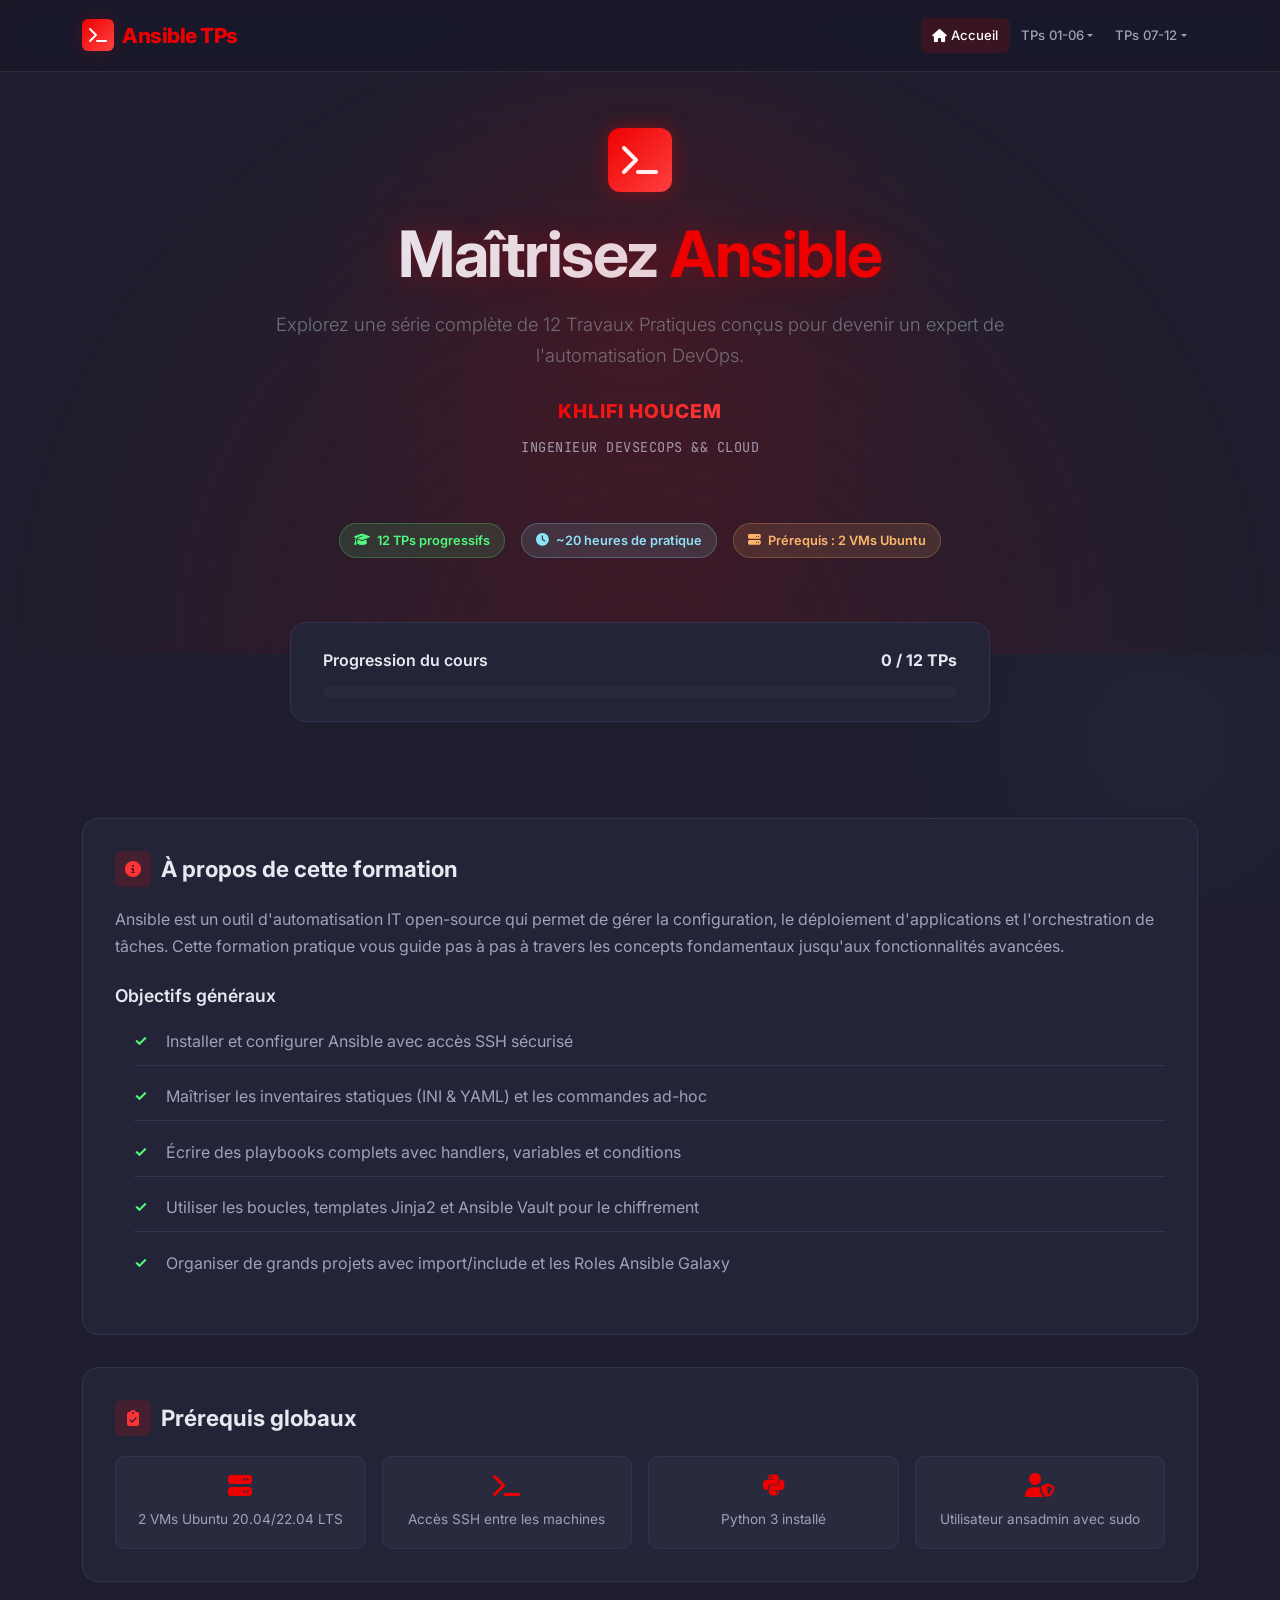
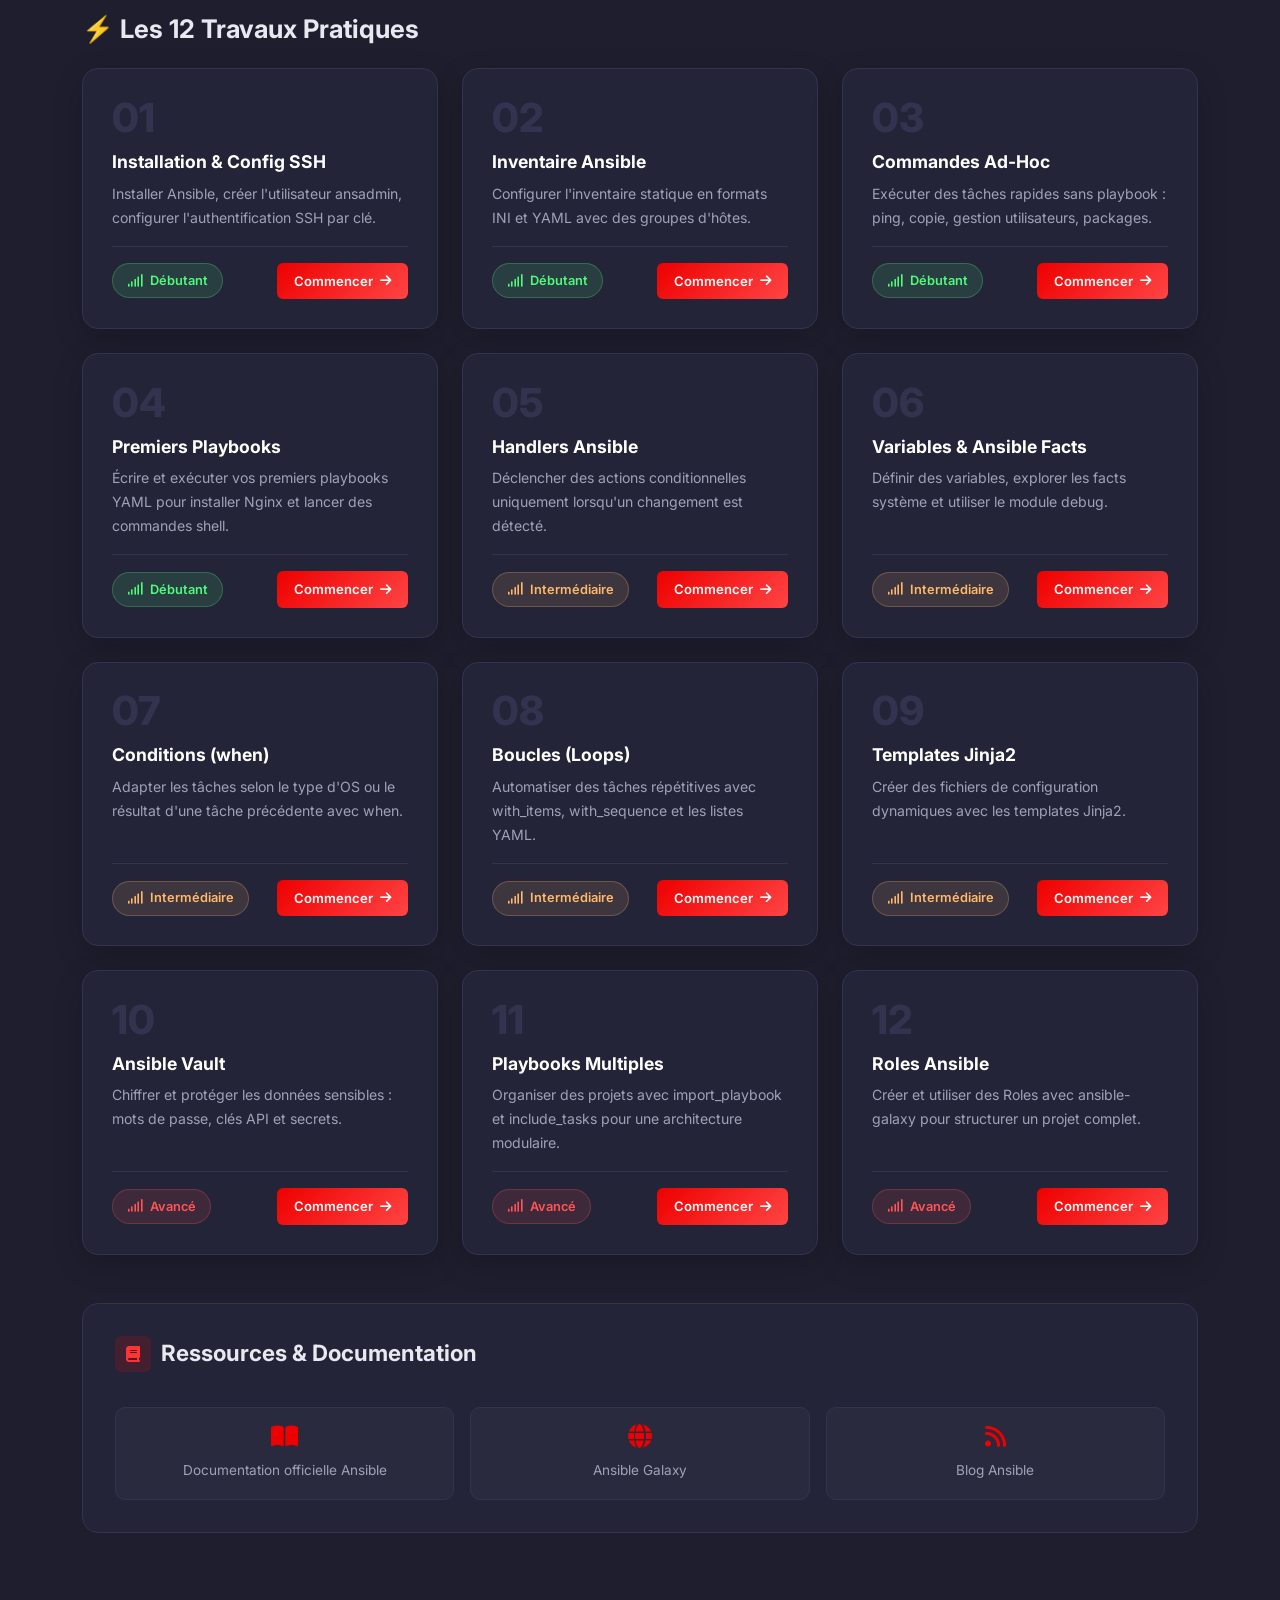
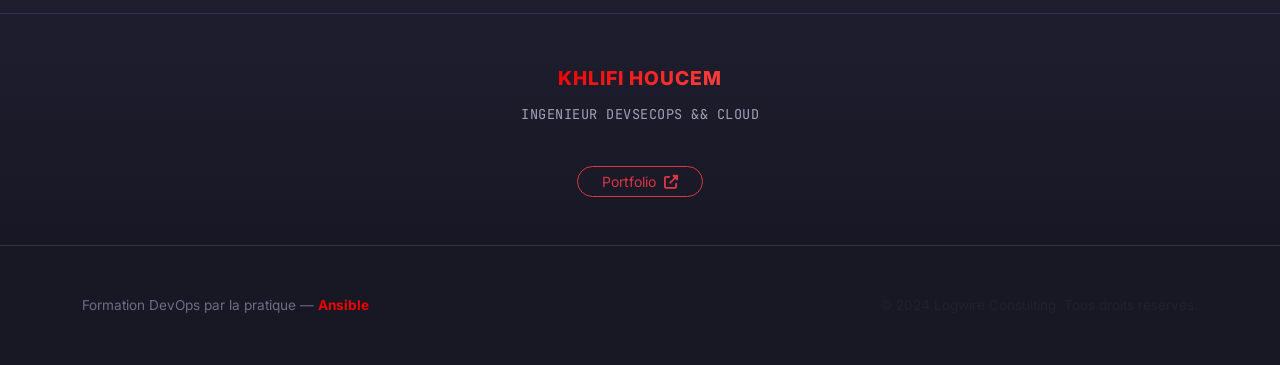
<file: ansible-tps/index.html>
<!DOCTYPE html>
<html lang="fr">
<head>
  <meta charset="UTF-8">
  <meta name="viewport" content="width=device-width, initial-scale=1.0">
  <title>Formation Ansible — 12 Travaux Pratiques DevOps</title>
  <meta name="description" content="Série complète de 12 TPs Ansible pour maîtriser l'automatisation DevOps : installation, inventaire, playbooks, handlers, variables, templates, vault, roles.">
  <link href="https://cdn.jsdelivr.net/npm/bootstrap@5.3.3/dist/css/bootstrap.min.css" rel="stylesheet">
  <link href="https://cdnjs.cloudflare.com/ajax/libs/font-awesome/6.5.1/css/all.min.css" rel="stylesheet">
  <link href="assets/style.css" rel="stylesheet">
</head>
<body>

<!-- Background Blobs -->
<div class="bg-blobs">
  <div class="blob blob-1"></div>
  <div class="blob blob-2"></div>
</div>

<!-- Navbar -->
<nav class="navbar navbar-expand-lg navbar-custom fixed-top">
  <div class="container">
    <a class="navbar-brand" href="index.html">
      <span class="brand-icon"><i class="fas fa-terminal"></i></span>
      Ansible TPs
    </a>
    <button class="navbar-toggler" type="button" data-bs-toggle="collapse" data-bs-target="#navbarNav" style="border-color: var(--border);">
      <span class="navbar-toggler-icon"></span>
    </button>
    <div class="collapse navbar-collapse" id="navbarNav">
      <ul class="navbar-nav ms-auto">
        <li class="nav-item"><a class="nav-link active" href="index.html"><i class="fas fa-home"></i> Accueil</a></li>
        <li class="nav-item dropdown">
          <a class="nav-link dropdown-toggle" href="#" data-bs-toggle="dropdown">TPs 01-06</a>
          <ul class="dropdown-menu">
            <li><a class="dropdown-item" href="tp-01-installation/tp-01.html">TP 01 — Installation</a></li>
            <li><a class="dropdown-item" href="tp-02-inventaire/tp-02.html">TP 02 — Inventaire</a></li>
            <li><a class="dropdown-item" href="tp-03-adhoc/tp-03.html">TP 03 — Ad-Hoc</a></li>
            <li><a class="dropdown-item" href="tp-04-playbooks-base/tp-04.html">TP 04 — Playbooks</a></li>
            <li><a class="dropdown-item" href="tp-05-handlers/tp-05.html">TP 05 — Handlers</a></li>
            <li><a class="dropdown-item" href="tp-06-variables/tp-06.html">TP 06 — Variables</a></li>
          </ul>
        </li>
        <li class="nav-item dropdown">
          <a class="nav-link dropdown-toggle" href="#" data-bs-toggle="dropdown">TPs 07-12</a>
          <ul class="dropdown-menu">
            <li><a class="dropdown-item" href="tp-07-conditions/tp-07.html">TP 07 — Conditions</a></li>
            <li><a class="dropdown-item" href="tp-08-boucles/tp-08.html">TP 08 — Boucles</a></li>
            <li><a class="dropdown-item" href="tp-09-templates-jinja2/tp-09.html">TP 09 — Templates</a></li>
            <li><a class="dropdown-item" href="tp-10-vault/tp-10.html">TP 10 — Vault</a></li>
            <li><a class="dropdown-item" href="tp-11-playbooks-multiples/tp-11.html">TP 11 — Multi-Playbooks</a></li>
            <li><a class="dropdown-item" href="tp-12-roles/tp-12.html">TP 12 — Roles</a></li>
          </ul>
        </li>
      </ul>
    </div>
  </div>
</nav>

<!-- Hero -->
<section class="index-hero">
  <div class="container text-center">
    <div class="floating-icon mb-4">
      <div class="brand-icon" style="width: 64px; height: 64px; font-size: 2rem; margin: 0 auto; background: var(--gradient-accent); border-radius: 12px; display: flex; align-items: center; justify-content: center; color: white; box-shadow: 0 0 20px rgba(238, 0, 0, 0.4);">
        <i class="fas fa-terminal"></i>
      </div>
    </div>
    <h1 class="display-3 fw-bold mb-3">Maîtrisez <span class="text-accent">Ansible</span></h1>
    <p class="lead mb-4 text-secondary mx-auto" style="max-width: 800px;">
      Explorez une série complète de 12 Travaux Pratiques conçus pour devenir un expert de l'automatisation DevOps.
    </p>
    
    <div class="signature-badge mb-5">
      <p class="signature-name">KHLIFI HOUCEM</p>
      <p class="signature-title">INGENIEUR DEVSECOPS && CLOUD</p>
    </div>

    <div class="d-flex justify-content-center gap-3 flex-wrap">
      <span class="badge-level"><i class="fas fa-graduation-cap"></i> 12 TPs progressifs</span>
      <span class="badge-duration"><i class="fas fa-clock"></i> ~20 heures de pratique</span>
      <span class="badge-level intermediate"><i class="fas fa-server"></i> Prérequis : 2 VMs Ubuntu</span>
    </div>
  </div>
</section>

<!-- Progress -->
<div class="container">
  <div class="progress-section">
    <div class="d-flex justify-content-between align-items-center">
      <span style="font-weight:600;">Progression du cours</span>
      <span class="text-accent" style="font-weight:700;" id="progress-text">0 / 12 TPs</span>
    </div>
    <div class="progress-bar-custom">
      <div class="progress-bar-fill" id="progress-fill"></div>
    </div>
  </div>
</div>

<!-- Introduction -->
<section class="tp-content">
  <div class="container">
    <div class="section-block animate-in">
      <h2>
        <span class="section-icon"><i class="fas fa-info-circle"></i></span>
        À propos de cette formation
      </h2>
      <p>Ansible est un outil d'automatisation IT open-source qui permet de gérer la configuration, le déploiement d'applications et l'orchestration de tâches. Cette formation pratique vous guide pas à pas à travers les concepts fondamentaux jusqu'aux fonctionnalités avancées.</p>
      
      <h3>Objectifs généraux</h3>
      <ul class="objective-list">
        <li>Installer et configurer Ansible avec accès SSH sécurisé</li>
        <li>Maîtriser les inventaires statiques (INI &amp; YAML) et les commandes ad-hoc</li>
        <li>Écrire des playbooks complets avec handlers, variables et conditions</li>
        <li>Utiliser les boucles, templates Jinja2 et Ansible Vault pour le chiffrement</li>
        <li>Organiser de grands projets avec import/include et les Roles Ansible Galaxy</li>
      </ul>
    </div>

    <!-- Prérequis -->
    <div class="section-block animate-in">
      <h2>
        <span class="section-icon"><i class="fas fa-clipboard-check"></i></span>
        Prérequis globaux
      </h2>
      <div class="prereq-grid">
        <div class="prereq-item">
          <i class="fas fa-server"></i>
          <span>2 VMs Ubuntu 20.04/22.04 LTS</span>
        </div>
        <div class="prereq-item">
          <i class="fas fa-terminal"></i>
          <span>Accès SSH entre les machines</span>
        </div>
        <div class="prereq-item">
          <i class="fab fa-python"></i>
          <span>Python 3 installé</span>
        </div>
        <div class="prereq-item">
          <i class="fas fa-user-shield"></i>
          <span>Utilisateur ansadmin avec sudo</span>
        </div>
      </div>
    </div>

    <!-- TP Cards -->
    <h2 class="mb-4" style="font-weight:700; font-size:1.6rem;">
      <span style="color:var(--accent)">⚡</span> Les 12 Travaux Pratiques
    </h2>
    <div class="row g-4">

      <!-- TP 01 -->
      <div class="col-md-6 col-lg-4 animate-in">
        <div class="tp-card">
          <div class="tp-card-number">01</div>
          <h3>Installation & Config SSH</h3>
          <p>Installer Ansible, créer l'utilisateur ansadmin, configurer l'authentification SSH par clé.</p>
          <div class="card-footer-custom">
            <span class="badge-level"><i class="fas fa-signal"></i> Débutant</span>
            <a href="tp-01-installation/tp-01.html" class="btn-start">Commencer <i class="fas fa-arrow-right"></i></a>
          </div>
        </div>
      </div>

      <!-- TP 02 -->
      <div class="col-md-6 col-lg-4 animate-in">
        <div class="tp-card">
          <div class="tp-card-number">02</div>
          <h3>Inventaire Ansible</h3>
          <p>Configurer l'inventaire statique en formats INI et YAML avec des groupes d'hôtes.</p>
          <div class="card-footer-custom">
            <span class="badge-level"><i class="fas fa-signal"></i> Débutant</span>
            <a href="tp-02-inventaire/tp-02.html" class="btn-start">Commencer <i class="fas fa-arrow-right"></i></a>
          </div>
        </div>
      </div>

      <!-- TP 03 -->
      <div class="col-md-6 col-lg-4 animate-in">
        <div class="tp-card">
          <div class="tp-card-number">03</div>
          <h3>Commandes Ad-Hoc</h3>
          <p>Exécuter des tâches rapides sans playbook : ping, copie, gestion utilisateurs, packages.</p>
          <div class="card-footer-custom">
            <span class="badge-level"><i class="fas fa-signal"></i> Débutant</span>
            <a href="tp-03-adhoc/tp-03.html" class="btn-start">Commencer <i class="fas fa-arrow-right"></i></a>
          </div>
        </div>
      </div>

      <!-- TP 04 -->
      <div class="col-md-6 col-lg-4 animate-in">
        <div class="tp-card">
          <div class="tp-card-number">04</div>
          <h3>Premiers Playbooks</h3>
          <p>Écrire et exécuter vos premiers playbooks YAML pour installer Nginx et lancer des commandes shell.</p>
          <div class="card-footer-custom">
            <span class="badge-level"><i class="fas fa-signal"></i> Débutant</span>
            <a href="tp-04-playbooks-base/tp-04.html" class="btn-start">Commencer <i class="fas fa-arrow-right"></i></a>
          </div>
        </div>
      </div>

      <!-- TP 05 -->
      <div class="col-md-6 col-lg-4 animate-in">
        <div class="tp-card">
          <div class="tp-card-number">05</div>
          <h3>Handlers Ansible</h3>
          <p>Déclencher des actions conditionnelles uniquement lorsqu'un changement est détecté.</p>
          <div class="card-footer-custom">
            <span class="badge-level intermediate"><i class="fas fa-signal"></i> Intermédiaire</span>
            <a href="tp-05-handlers/tp-05.html" class="btn-start">Commencer <i class="fas fa-arrow-right"></i></a>
          </div>
        </div>
      </div>

      <!-- TP 06 -->
      <div class="col-md-6 col-lg-4 animate-in">
        <div class="tp-card">
          <div class="tp-card-number">06</div>
          <h3>Variables & Ansible Facts</h3>
          <p>Définir des variables, explorer les facts système et utiliser le module debug.</p>
          <div class="card-footer-custom">
            <span class="badge-level intermediate"><i class="fas fa-signal"></i> Intermédiaire</span>
            <a href="tp-06-variables/tp-06.html" class="btn-start">Commencer <i class="fas fa-arrow-right"></i></a>
          </div>
        </div>
      </div>

      <!-- TP 07 -->
      <div class="col-md-6 col-lg-4 animate-in">
        <div class="tp-card">
          <div class="tp-card-number">07</div>
          <h3>Conditions (when)</h3>
          <p>Adapter les tâches selon le type d'OS ou le résultat d'une tâche précédente avec when.</p>
          <div class="card-footer-custom">
            <span class="badge-level intermediate"><i class="fas fa-signal"></i> Intermédiaire</span>
            <a href="tp-07-conditions/tp-07.html" class="btn-start">Commencer <i class="fas fa-arrow-right"></i></a>
          </div>
        </div>
      </div>

      <!-- TP 08 -->
      <div class="col-md-6 col-lg-4 animate-in">
        <div class="tp-card">
          <div class="tp-card-number">08</div>
          <h3>Boucles (Loops)</h3>
          <p>Automatiser des tâches répétitives avec with_items, with_sequence et les listes YAML.</p>
          <div class="card-footer-custom">
            <span class="badge-level intermediate"><i class="fas fa-signal"></i> Intermédiaire</span>
            <a href="tp-08-boucles/tp-08.html" class="btn-start">Commencer <i class="fas fa-arrow-right"></i></a>
          </div>
        </div>
      </div>

      <!-- TP 09 -->
      <div class="col-md-6 col-lg-4 animate-in">
        <div class="tp-card">
          <div class="tp-card-number">09</div>
          <h3>Templates Jinja2</h3>
          <p>Créer des fichiers de configuration dynamiques avec les templates Jinja2.</p>
          <div class="card-footer-custom">
            <span class="badge-level intermediate"><i class="fas fa-signal"></i> Intermédiaire</span>
            <a href="tp-09-templates-jinja2/tp-09.html" class="btn-start">Commencer <i class="fas fa-arrow-right"></i></a>
          </div>
        </div>
      </div>

      <!-- TP 10 -->
      <div class="col-md-6 col-lg-4 animate-in">
        <div class="tp-card">
          <div class="tp-card-number">10</div>
          <h3>Ansible Vault</h3>
          <p>Chiffrer et protéger les données sensibles : mots de passe, clés API et secrets.</p>
          <div class="card-footer-custom">
            <span class="badge-level advanced"><i class="fas fa-signal"></i> Avancé</span>
            <a href="tp-10-vault/tp-10.html" class="btn-start">Commencer <i class="fas fa-arrow-right"></i></a>
          </div>
        </div>
      </div>

      <!-- TP 11 -->
      <div class="col-md-6 col-lg-4 animate-in">
        <div class="tp-card">
          <div class="tp-card-number">11</div>
          <h3>Playbooks Multiples</h3>
          <p>Organiser des projets avec import_playbook et include_tasks pour une architecture modulaire.</p>
          <div class="card-footer-custom">
            <span class="badge-level advanced"><i class="fas fa-signal"></i> Avancé</span>
            <a href="tp-11-playbooks-multiples/tp-11.html" class="btn-start">Commencer <i class="fas fa-arrow-right"></i></a>
          </div>
        </div>
      </div>

      <!-- TP 12 -->
      <div class="col-md-6 col-lg-4 animate-in">
        <div class="tp-card">
          <div class="tp-card-number">12</div>
          <h3>Roles Ansible</h3>
          <p>Créer et utiliser des Roles avec ansible-galaxy pour structurer un projet complet.</p>
          <div class="card-footer-custom">
            <span class="badge-level advanced"><i class="fas fa-signal"></i> Avancé</span>
            <a href="tp-12-roles/tp-12.html" class="btn-start">Commencer <i class="fas fa-arrow-right"></i></a>
          </div>
        </div>
      </div>

    </div>

    <!-- Documentation links -->
    <div class="section-block mt-5 animate-in">
      <h2>
        <span class="section-icon"><i class="fas fa-book"></i></span>
        Ressources & Documentation
      </h2>
      <div class="row g-3 mt-2">
        <div class="col-md-4">
          <a href="https://docs.ansible.com/" target="_blank" class="prereq-item d-block text-decoration-none">
            <i class="fas fa-book-open"></i>
            <span>Documentation officielle Ansible</span>
          </a>
        </div>
        <div class="col-md-4">
          <a href="https://galaxy.ansible.com/" target="_blank" class="prereq-item d-block text-decoration-none">
            <i class="fas fa-globe"></i>
            <span>Ansible Galaxy</span>
          </a>
        </div>
        <div class="col-md-4">
          <a href="https://www.ansible.com/blog" target="_blank" class="prereq-item d-block text-decoration-none">
            <i class="fas fa-rss"></i>
            <span>Blog Ansible</span>
          </a>
        </div>
      </div>
    </div>
  </div>
</section>

<!-- Signature Section -->
<section class="signature-section animate-in">
  <div class="container">
    <div class="signature-badge">
      <p class="signature-name">KHLIFI HOUCEM</p>
      <p class="signature-title">INGENIEUR DEVSECOPS && CLOUD</p>
      <div class="mt-3">
        <a href="#" class="btn btn-outline-danger btn-sm rounded-pill px-4">Portfolio <i class="fas fa-external-link-alt ms-1"></i></a>
      </div>
    </div>
  </div>
</section>

<!-- Footer -->
<footer class="footer">
  <div class="container">
    <div class="row align-items-center">
      <div class="col-md-6 text-md-start mb-3 mb-md-0">
        <p class="mb-0">Formation DevOps par la pratique — <span class="footer-brand">Ansible</span></p>
      </div>
      <div class="col-md-6 text-md-end">
        <p class="mb-0 text-muted">© 2024 Logwire Consulting. Tous droits réservés.</p>
      </div>
    </div>
  </div>
</footer>

<script src="https://cdn.jsdelivr.net/npm/bootstrap@5.3.3/dist/js/bootstrap.bundle.min.js"></script>
<script>
// Simple progress tracker using localStorage
document.addEventListener('DOMContentLoaded', function() {
  const total = 12;
  let completed = 0;
  for(let i = 1; i <= total; i++) {
    if(localStorage.getItem('tp-' + String(i).padStart(2,'0') + '-done') === 'true') completed++;
  }
  const pct = Math.round((completed / total) * 100);
  document.getElementById('progress-fill').style.width = pct + '%';
  document.getElementById('progress-text').textContent = completed + ' / ' + total + ' TPs';
});
</script>
</body>
</html>
</file>
<file: ansible-tps/assets/style.css>
/* ===== Ansible TPs - Design System ===== */
@import url('https://fonts.googleapis.com/css2?family=Inter:wght@300;400;500;600;700;800&family=JetBrains+Mono:wght@400;500;600&display=swap');

:root {
  --bg-primary: #1e1e2e;
  --bg-secondary: #181825;
  --bg-card: #242438;
  --bg-code: #282a36;
  --bg-surface: #2a2a3e;
  --accent: #EE0000;
  --accent-bright: #ff3333;
  --accent-dark: #bb0000;
  --accent-glow: rgba(238, 0, 0, 0.15);
  --text-primary: #e8e8f0;
  --text-secondary: #a0a0b8;
  --text-muted: #6c6c8a;
  --border: #333350;
  --border-light: #3a3a55;
  --success: #50fa7b;
  --warning: #ffb86c;
  --info: #8be9fd;
  --danger: #ff5555;
  --gradient-accent: linear-gradient(135deg, #EE0000, #ff4444);
  --gradient-dark: linear-gradient(180deg, #1e1e2e, #181825);
  --shadow-sm: 0 2px 8px rgba(0,0,0,0.2);
  --shadow-md: 0 4px 16px rgba(0,0,0,0.3);
  --shadow-lg: 0 8px 32px rgba(0,0,0,0.4);
  --shadow-glow: 0 0 20px rgba(238, 0, 0, 0.2);
  --radius-sm: 6px;
  --radius-md: 10px;
  --radius-lg: 16px;
  --radius-xl: 24px;
  --transition: all 0.3s cubic-bezier(0.4, 0, 0.2, 1);
}

*, *::before, *::after { box-sizing: border-box; margin: 0; padding: 0; }

html { scroll-behavior: smooth; }

body {
  font-family: 'Inter', -apple-system, BlinkMacSystemFont, sans-serif;
  background: var(--bg-primary);
  color: var(--text-primary);
  line-height: 1.7;
  min-height: 100vh;
  -webkit-font-smoothing: antialiased;
}

/* ===== Scrollbar ===== */
::-webkit-scrollbar { width: 8px; }
::-webkit-scrollbar-track { background: var(--bg-secondary); }
::-webkit-scrollbar-thumb { background: var(--border); border-radius: 4px; }
::-webkit-scrollbar-thumb:hover { background: var(--accent); }

/* ===== Premium Effects ===== */
.bg-blobs {
  position: fixed;
  top: 0; left: 0; right: 0; bottom: 0;
  overflow: hidden;
  z-index: -1;
  pointer-events: none;
}

.blob {
  position: absolute;
  width: 500px; height: 500px;
  background: radial-gradient(circle, var(--accent-glow) 0%, transparent 70%);
  border-radius: 50%;
  filter: blur(60px);
  opacity: 0.4;
  animation: blob-float 20s infinite alternate;
}

.blob-1 { top: -10%; left: -10%; animation-delay: 0s; }
.blob-2 { bottom: -10%; right: -10%; background: radial-gradient(circle, rgba(139, 233, 253, 0.1) 0%, transparent 70%); animation-delay: -5s; }

@keyframes blob-float {
  0% { transform: translate(0, 0) scale(1); }
  33% { transform: translate(50px, 100px) scale(1.1); }
  66% { transform: translate(-30px, -50px) scale(0.9); }
  100% { transform: translate(0, 0) scale(1); }
}

/* ===== Navbar Glassmorphism ===== */
.navbar-custom {
  background: rgba(24, 24, 37, 0.7) !important;
  backdrop-filter: blur(15px) saturate(180%);
  -webkit-backdrop-filter: blur(15px) saturate(180%);
  border-bottom: 1px solid rgba(255, 255, 255, 0.08);
  padding: 0.8rem 0;
}
.navbar-custom .navbar-brand {
  font-weight: 800;
  font-size: 1.3rem;
  color: var(--accent) !important;
  letter-spacing: -0.5px;
  display: flex;
  align-items: center;
  gap: 0.5rem;
}
.navbar-custom .navbar-brand .brand-icon {
  width: 32px; height: 32px;
  background: var(--gradient-accent);
  border-radius: var(--radius-sm);
  display: flex; align-items: center; justify-content: center;
  font-size: 1rem; color: #fff;
  box-shadow: var(--shadow-glow);
}
.navbar-custom .nav-link {
  color: var(--text-secondary) !important;
  font-size: 0.82rem;
  font-weight: 500;
  padding: 0.4rem 0.7rem !important;
  border-radius: var(--radius-sm);
  transition: var(--transition);
}
.navbar-custom .nav-link:hover,
.navbar-custom .nav-link.active {
  color: #fff !important;
  background: var(--accent-glow);
}
.navbar-custom .dropdown-menu {
  background: var(--bg-card);
  border: 1px solid var(--border);
  border-radius: var(--radius-md);
  box-shadow: var(--shadow-lg);
  padding: 0.5rem;
}
.navbar-custom .dropdown-item {
  color: var(--text-secondary);
  border-radius: var(--radius-sm);
  padding: 0.5rem 0.8rem;
  font-size: 0.85rem;
  transition: var(--transition);
}
.navbar-custom .dropdown-item:hover {
  background: var(--accent-glow);
  color: #fff;
}

/* ===== Hero / Header ===== */
.tp-hero {
  background: var(--gradient-dark);
  padding: 5rem 0 3rem;
  position: relative;
  overflow: hidden;
  border-bottom: 1px solid var(--border);
}
.tp-hero::before {
  content: '';
  position: absolute;
  top: -50%;
  right: -20%;
  width: 600px;
  height: 600px;
  background: radial-gradient(circle, rgba(238,0,0,0.08) 0%, transparent 70%);
  pointer-events: none;
}
.tp-hero .tp-number {
  display: inline-flex;
  align-items: center;
  gap: 0.5rem;
  background: var(--accent-glow);
  border: 1px solid rgba(238,0,0,0.3);
  color: var(--accent-bright);
  font-weight: 700;
  font-size: 0.85rem;
  padding: 0.4rem 1rem;
  border-radius: 50px;
  margin-bottom: 1rem;
  letter-spacing: 0.5px;
}
.tp-hero h1 {
  font-size: 2.5rem;
  font-weight: 800;
  letter-spacing: -1px;
  margin-bottom: 1rem;
  background: linear-gradient(135deg, #fff 0%, #ccc 100%);
  -webkit-background-clip: text;
  -webkit-text-fill-color: transparent;
  background-clip: text;
}
.tp-hero .meta-badges {
  display: flex;
  gap: 0.8rem;
  flex-wrap: wrap;
  margin-top: 1rem;
}
.badge-level, .badge-duration {
  display: inline-flex;
  align-items: center;
  gap: 0.4rem;
  padding: 0.35rem 0.9rem;
  border-radius: 50px;
  font-size: 0.8rem;
  font-weight: 600;
}
.badge-level { background: rgba(80,250,123,0.12); color: var(--success); border: 1px solid rgba(80,250,123,0.25); }
.badge-level.intermediate { background: rgba(255,184,108,0.12); color: var(--warning); border: 1px solid rgba(255,184,108,0.25); }
.badge-level.advanced { background: rgba(255,85,85,0.12); color: var(--danger); border: 1px solid rgba(255,85,85,0.25); }
.badge-duration { background: rgba(139,233,253,0.12); color: var(--info); border: 1px solid rgba(139,233,253,0.25); }

/* ===== Content Sections ===== */
.tp-content { padding: 3rem 0; }

.section-block {
  background: var(--bg-card);
  border: 1px solid var(--border);
  border-radius: var(--radius-lg);
  padding: 2rem;
  margin-bottom: 2rem;
  transition: var(--transition);
}
.section-block:hover {
  border-color: var(--border-light);
  box-shadow: var(--shadow-md);
}
.section-block h2 {
  font-size: 1.4rem;
  font-weight: 700;
  margin-bottom: 1.2rem;
  display: flex;
  align-items: center;
  gap: 0.6rem;
}
.section-block h2 .section-icon {
  width: 36px; height: 36px;
  background: var(--accent-glow);
  border-radius: var(--radius-sm);
  display: flex; align-items: center; justify-content: center;
  color: var(--accent-bright);
  font-size: 1rem;
  flex-shrink: 0;
}
.section-block h3 {
  font-size: 1.1rem;
  font-weight: 600;
  margin: 1.5rem 0 0.8rem;
  color: var(--text-primary);
}
.section-block ul { padding-left: 1.2rem; }
.section-block ul li {
  margin-bottom: 0.5rem;
  color: var(--text-secondary);
}
.section-block ul li::marker { color: var(--accent); }
.section-block p { color: var(--text-secondary); margin-bottom: 0.8rem; }

/* ===== Objective List ===== */
.objective-list {
  list-style: none;
  padding: 0;
}
.objective-list li {
  padding: 0.6rem 0 0.6rem 2rem;
  position: relative;
  color: var(--text-secondary);
  border-bottom: 1px solid var(--border);
}
.objective-list li:last-child { border-bottom: none; }
.objective-list li::before {
  content: '✓';
  position: absolute;
  left: 0;
  color: var(--success);
  font-weight: 700;
  font-size: 0.95rem;
}

/* ===== Step Cards ===== */
.step-card {
  background: var(--bg-surface);
  border: 1px solid var(--border);
  border-radius: var(--radius-md);
  padding: 1.5rem;
  margin-bottom: 1.2rem;
  position: relative;
  transition: var(--transition);
}
.step-card:hover {
  border-color: rgba(238,0,0,0.3);
  transform: translateX(4px);
}
.step-card .step-number {
  position: absolute;
  top: -10px;
  left: 20px;
  background: var(--gradient-accent);
  color: #fff;
  width: 28px; height: 28px;
  border-radius: 50%;
  display: flex; align-items: center; justify-content: center;
  font-size: 0.8rem;
  font-weight: 700;
  box-shadow: var(--shadow-glow);
}
.step-card h4 {
  font-size: 1rem;
  font-weight: 600;
  margin-bottom: 0.8rem;
  padding-left: 0.5rem;
}
.step-card p {
  color: var(--text-secondary);
  font-size: 0.92rem;
}

/* ===== Code Blocks ===== */
.code-wrapper {
  position: relative;
  margin: 1rem 0;
  border-radius: var(--radius-md);
  overflow: hidden;
  border: 1px solid var(--border);
}
.code-header {
  background: #21222c;
  padding: 0.5rem 1rem;
  display: flex;
  justify-content: space-between;
  align-items: center;
  border-bottom: 1px solid var(--border);
}
.code-header .file-name {
  font-family: 'JetBrains Mono', monospace;
  font-size: 0.78rem;
  color: var(--text-muted);
  display: flex;
  align-items: center;
  gap: 0.4rem;
}
.code-header .file-name i { color: var(--accent); font-size: 0.7rem; }
.code-header .copy-btn {
  background: transparent;
  border: 1px solid var(--border);
  color: var(--text-muted);
  font-size: 0.75rem;
  padding: 0.25rem 0.6rem;
  border-radius: var(--radius-sm);
  cursor: pointer;
  transition: var(--transition);
  font-family: 'Inter', sans-serif;
}
.code-header .copy-btn:hover {
  border-color: var(--accent);
  color: var(--accent);
}
.code-wrapper pre {
  margin: 0;
  padding: 1.2rem;
  background: var(--bg-code);
  overflow-x: auto;
}
.code-wrapper pre code {
  font-family: 'JetBrains Mono', monospace;
  font-size: 0.85rem;
  line-height: 1.6;
}

/* Console output */
.console-output {
  background: #0d1117;
  border: 1px solid #30363d;
  border-radius: var(--radius-md);
  padding: 1.2rem;
  margin: 1rem 0;
  font-family: 'JetBrains Mono', monospace;
  font-size: 0.82rem;
  color: #58a6ff;
  line-height: 1.6;
  overflow-x: auto;
}
.console-output .prompt { color: var(--success); }
.console-output .output { color: #c9d1d9; }
.console-output .highlight { color: var(--warning); }
.console-output .error { color: var(--danger); }

/* ===== Architecture Diagram ===== */
.architecture-box {
  background: var(--bg-code);
  border: 1px solid var(--border);
  border-radius: var(--radius-md);
  padding: 1.5rem;
  margin: 1rem 0;
  font-family: 'JetBrains Mono', monospace;
  font-size: 0.82rem;
  line-height: 1.5;
  color: var(--info);
  overflow-x: auto;
  white-space: pre;
}

/* ===== Key Points ===== */
.key-points {
  background: linear-gradient(135deg, rgba(238,0,0,0.08) 0%, rgba(238,0,0,0.02) 100%);
  border: 1px solid rgba(238,0,0,0.2);
  border-left: 4px solid var(--accent);
  border-radius: var(--radius-md);
  padding: 1.5rem;
  margin: 1.5rem 0;
}
.key-points h3 {
  color: var(--accent-bright);
  font-size: 1rem;
  font-weight: 700;
  margin-bottom: 0.8rem !important;
  margin-top: 0 !important;
  display: flex;
  align-items: center;
  gap: 0.5rem;
}
.key-points ul { padding-left: 1rem; }
.key-points li { color: var(--text-secondary); margin-bottom: 0.4rem; font-size: 0.92rem; }

/* ===== Info / Warning boxes ===== */
.info-box {
  background: rgba(139,233,253,0.06);
  border: 1px solid rgba(139,233,253,0.2);
  border-left: 4px solid var(--info);
  border-radius: var(--radius-md);
  padding: 1rem 1.2rem;
  margin: 1rem 0;
  color: var(--text-secondary);
  font-size: 0.92rem;
}
.warning-box {
  background: rgba(255,184,108,0.06);
  border: 1px solid rgba(255,184,108,0.2);
  border-left: 4px solid var(--warning);
  border-radius: var(--radius-md);
  padding: 1rem 1.2rem;
  margin: 1rem 0;
  color: var(--text-secondary);
  font-size: 0.92rem;
}

/* ===== Navigation Buttons ===== */
.tp-nav {
  display: flex;
  justify-content: space-between;
  align-items: center;
  gap: 1rem;
  padding: 2rem 0;
  margin-top: 2rem;
  border-top: 1px solid var(--border);
}
.tp-nav a {
  display: inline-flex;
  align-items: center;
  gap: 0.5rem;
  padding: 0.7rem 1.5rem;
  border-radius: var(--radius-md);
  text-decoration: none;
  font-weight: 600;
  font-size: 0.9rem;
  transition: var(--transition);
}
.btn-prev {
  background: var(--bg-surface);
  border: 1px solid var(--border);
  color: var(--text-secondary);
}
.btn-prev:hover { border-color: var(--accent); color: #fff; transform: translateX(-4px); }
.btn-next {
  background: var(--gradient-accent);
  border: none;
  color: #fff;
  box-shadow: var(--shadow-glow);
}
.btn-next:hover { transform: translateX(4px); box-shadow: 0 0 30px rgba(238,0,0,0.3); }

/* ===== Footer ===== */
.footer {
  background: var(--bg-secondary);
  border-top: 1px solid var(--border);
  padding: 2rem 0;
  text-align: center;
  color: var(--text-muted);
  font-size: 0.85rem;
}
.footer .footer-brand { color: var(--accent); font-weight: 700; }

/* ===== Index Page ===== */
.index-hero {
  background: var(--gradient-dark);
  padding: 6rem 0 4rem;
  text-align: center;
  position: relative;
  overflow: hidden;
}
.index-hero::before {
  content: '';
  position: absolute;
  top: -100px;
  left: 50%;
  transform: translateX(-50%);
  width: 800px;
  height: 800px;
  background: radial-gradient(circle, rgba(238,0,0,0.1) 0%, transparent 60%);
  pointer-events: none;
}
.index-hero h1 {
  font-size: 3rem;
  font-weight: 800;
  letter-spacing: -1.5px;
  margin-bottom: 1rem;
}
.index-hero h1 span { color: var(--accent); }
.index-hero .lead {
  color: var(--text-secondary);
  font-size: 1.15rem;
  max-width: 650px;
  margin: 0 auto 2rem;
}

/* Progress bar */
.progress-section {
  background: var(--bg-card);
  border: 1px solid var(--border);
  border-radius: var(--radius-lg);
  padding: 1.5rem 2rem;
  margin: -2rem auto 3rem;
  max-width: 700px;
  position: relative;
  z-index: 2;
}
.progress-bar-custom {
  background: var(--bg-surface);
  border-radius: 50px;
  height: 10px;
  overflow: hidden;
  margin-top: 0.8rem;
}
.progress-bar-fill {
  height: 100%;
  background: var(--gradient-accent);
  border-radius: 50px;
  width: 0%;
  transition: width 1.5s ease;
  box-shadow: var(--shadow-glow);
}

/* TP Cards */
.tp-card {
  background: var(--bg-card);
  border: 1px solid var(--border);
  border-radius: var(--radius-lg);
  padding: 1.8rem;
  transition: var(--transition);
  height: 100%;
  display: flex;
  flex-direction: column;
  position: relative;
  overflow: hidden;
}
.tp-card::before {
  content: '';
  position: absolute;
  top: 0;
  left: 0;
  right: 0;
  height: 3px;
  background: var(--gradient-accent);
  opacity: 0;
  transition: var(--transition);
}
.tp-card:hover {
  border-color: rgba(238,0,0,0.3);
  transform: translateY(-4px);
  box-shadow: var(--shadow-lg);
}
.tp-card:hover::before { opacity: 1; }
.tp-card .tp-card-number {
  font-size: 2.5rem;
  font-weight: 800;
  color: var(--border);
  line-height: 1;
  margin-bottom: 0.8rem;
}
.tp-card:hover .tp-card-number { color: var(--accent); }
.tp-card h3 {
  font-size: 1.1rem;
  font-weight: 700;
  margin-bottom: 0.6rem;
  color: #fff;
}
.tp-card p {
  color: var(--text-secondary);
  font-size: 0.88rem;
  flex: 1;
  margin-bottom: 1rem;
}
.tp-card .card-footer-custom {
  display: flex;
  justify-content: space-between;
  align-items: center;
  padding-top: 1rem;
  border-top: 1px solid var(--border);
  margin-top: auto;
}
.tp-card .btn-start {
  display: inline-flex;
  align-items: center;
  gap: 0.4rem;
  background: var(--gradient-accent);
  color: #fff;
  border: none;
  padding: 0.45rem 1.1rem;
  border-radius: var(--radius-sm);
  text-decoration: none;
  font-size: 0.82rem;
  font-weight: 600;
  transition: var(--transition);
}
.tp-card .btn-start:hover {
  box-shadow: var(--shadow-glow);
  transform: scale(1.05);
}

/* ===== Prereq Section ===== */
.prereq-grid {
  display: grid;
  grid-template-columns: repeat(auto-fill, minmax(200px, 1fr));
  gap: 1rem;
  margin-top: 1rem;
}
.prereq-item {
  background: var(--bg-surface);
  border: 1px solid var(--border);
  border-radius: var(--radius-md);
  padding: 1rem;
  text-align: center;
  transition: var(--transition);
}
.prereq-item:hover { border-color: var(--accent); }
.prereq-item i { font-size: 1.5rem; color: var(--accent); margin-bottom: 0.5rem; display: block; }
.prereq-item span { font-size: 0.85rem; color: var(--text-secondary); }

/* ===== Responsive ===== */
@media (max-width: 768px) {
  .tp-hero h1 { font-size: 1.8rem; }
  .index-hero h1 { font-size: 2rem; }
  .section-block { padding: 1.2rem; }
  .tp-nav { flex-direction: column; }
  .tp-nav a { width: 100%; justify-content: center; }
  .navbar-custom .nav-link { font-size: 0.78rem; padding: 0.3rem 0.5rem !important; }
}

/* ===== Animations ===== */
@keyframes fadeInUp {
  from { opacity: 0; transform: translateY(20px); }
  to { opacity: 1; transform: translateY(0); }
}
.animate-in {
  animation: fadeInUp 0.5s ease forwards;
  opacity: 0;
}
.animate-in:nth-child(1) { animation-delay: 0.1s; }
.animate-in:nth-child(2) { animation-delay: 0.2s; }
.animate-in:nth-child(3) { animation-delay: 0.3s; }
.animate-in:nth-child(4) { animation-delay: 0.4s; }
.animate-in:nth-child(5) { animation-delay: 0.5s; }
.animate-in:nth-child(6) { animation-delay: 0.6s; }

/* ===== Signature Section ===== */
.signature-section {
  padding: 3rem 0;
  text-align: center;
  background: linear-gradient(to bottom, transparent, var(--bg-secondary));
  border-top: 1px solid var(--border);
}

.signature-badge {
  display: inline-flex;
  flex-direction: column;
  align-items: center;
  gap: 0.5rem;
}

.signature-name {
  font-family: 'Inter', sans-serif;
  font-size: 1.2rem;
  font-weight: 800;
  letter-spacing: 1px;
  text-transform: uppercase;
  background: var(--gradient-accent);
  -webkit-background-clip: text;
  background-clip: text;
  -webkit-text-fill-color: transparent;
  margin-bottom: 0;
}

.signature-title {
  font-family: 'JetBrains Mono', monospace;
  font-size: 0.85rem;
  color: var(--text-secondary);
  letter-spacing: 0.5px;
}

/* ===== Enhanced Hero ===== */
.index-hero {
  padding: 8rem 0 6rem;
  background: radial-gradient(circle at 50% 100%, rgba(238, 0, 0, 0.15), var(--bg-primary) 70%);
}

.index-hero h1 {
  font-size: 4rem;
  text-shadow: 0 0 30px rgba(238, 0, 0, 0.3);
}

/* ===== Floating Animation ===== */
@keyframes float {
  0% { transform: translateY(0px); }
  50% { transform: translateY(-10px); }
  100% { transform: translateY(0px); }
}

.floating-icon {
  animation: float 3s ease-in-out infinite;
  display: inline-block;
}

/* ===== Card Enhancements ===== */
.tp-card {
  border: 1px solid var(--border);
  box-shadow: 0 10px 30px rgba(0, 0, 0, 0.2);
}

.tp-card:hover {
  border-color: var(--accent);
  box-shadow: 0 15px 40px rgba(238, 0, 0, 0.15);
}

/* ===== Footer adjustments ===== */
.footer {
  padding: 3rem 0;
}

/* ===== Responsive Fixes ===== */
@media (max-width: 768px) {
  .index-hero h1 { font-size: 2.5rem; }
  .signature-name { font-size: 1rem; }
}
</file>
